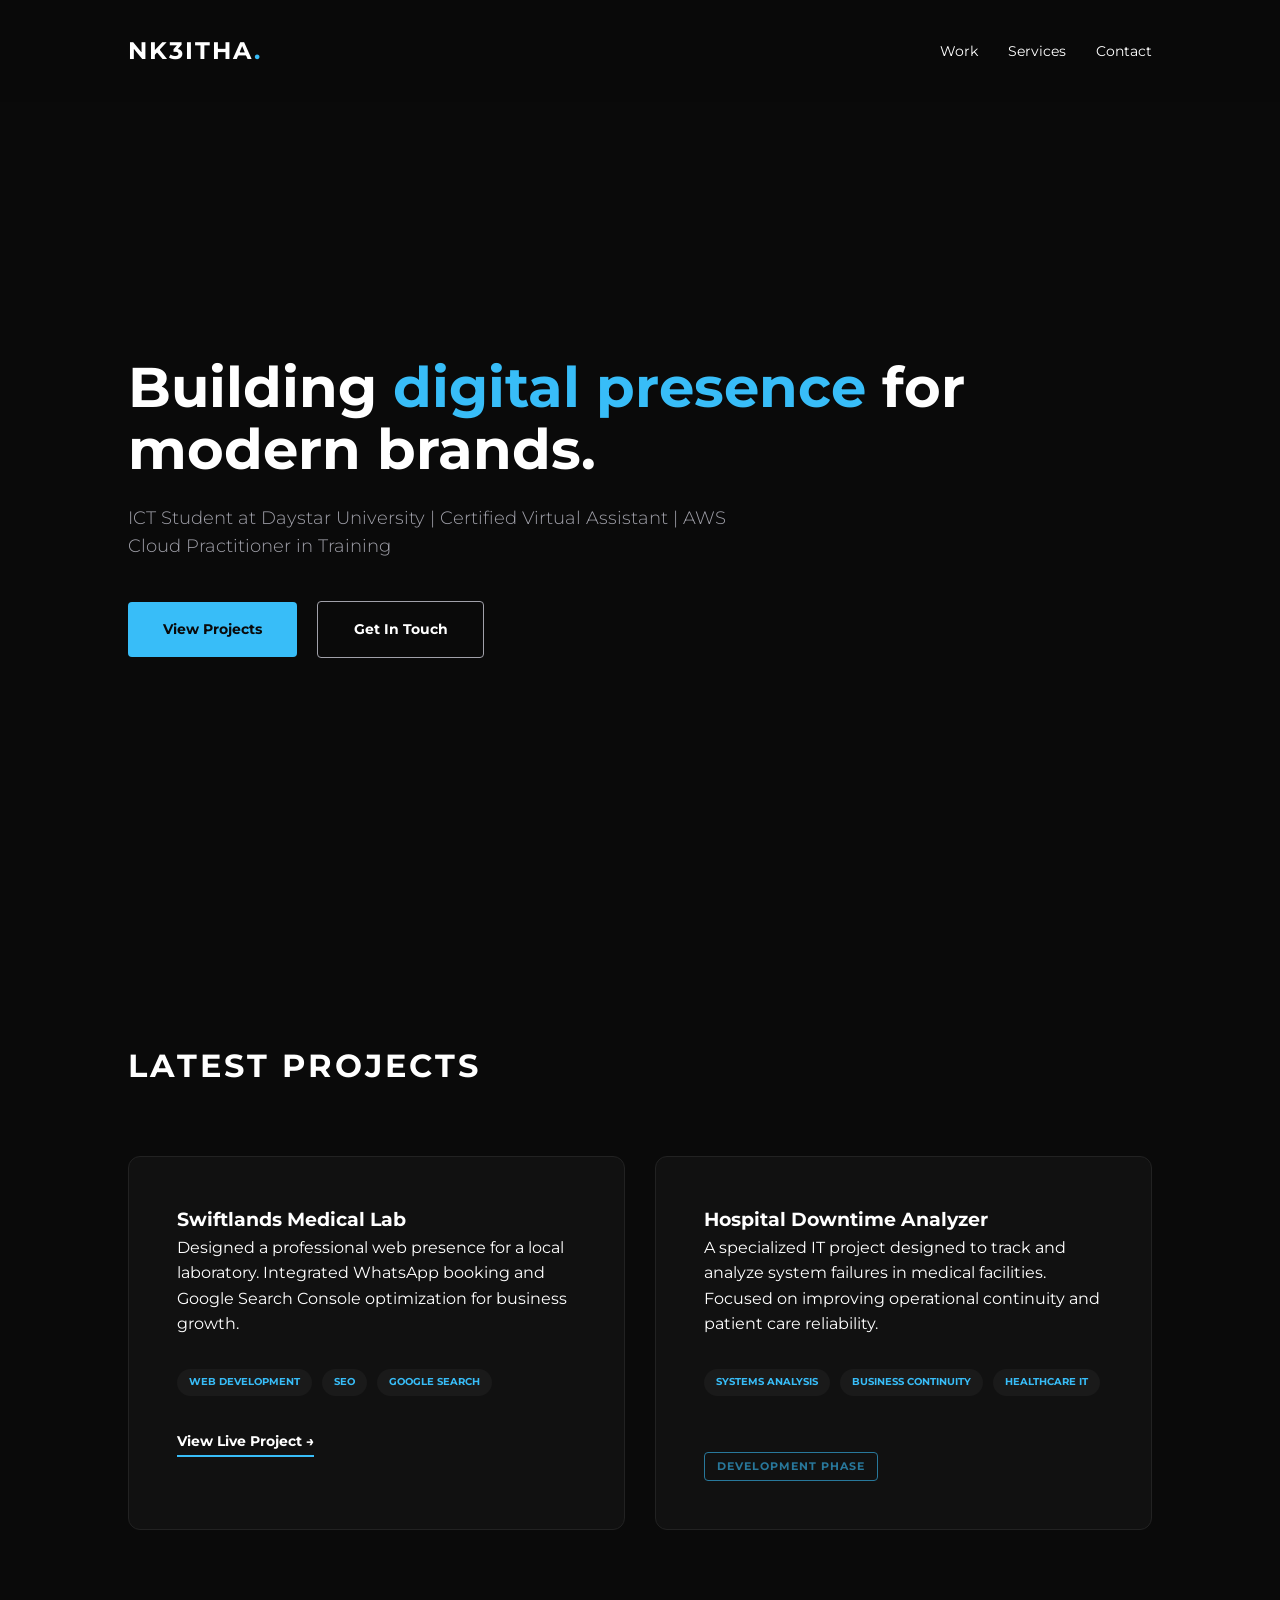
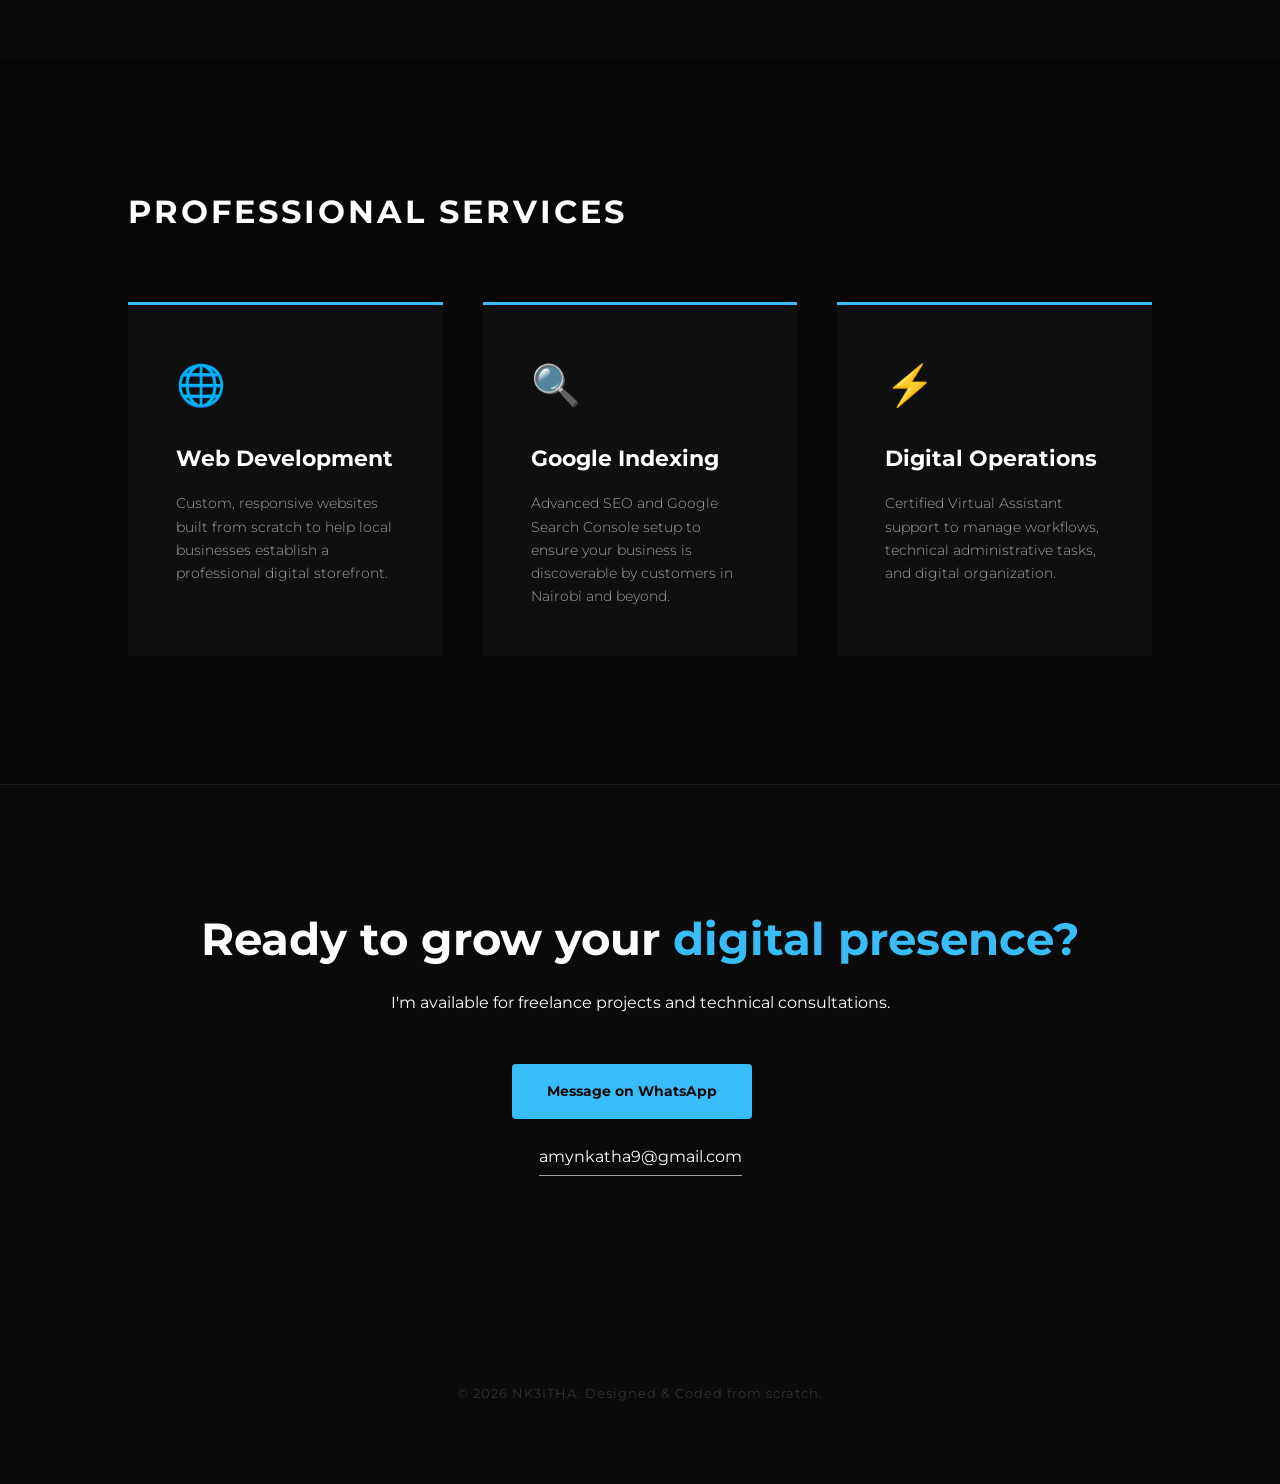
<file: portfolio/index.html>
<!DOCTYPE html>
<html lang="en">
<head>
    <meta charset="UTF-8">
    <meta name="viewport" content="width=device-width, initial-scale=1.0">
    <title>NK3ITHA | Digital Operations & Web Dev</title>
    <link href="https://fonts.googleapis.com/css2?family=Montserrat:wght@300;400;700&display=swap" rel="stylesheet">
    <link rel="stylesheet" href="style.css">
</head>
<body>

    <nav>
        <div class="logo">NK3ITHA<span>.</span></div>
        <ul class="nav-links">
            <li><a href="#work">Work</a></li>
            <li><a href="#services">Services</a></li>
            <li><a href="#contact">Contact</a></li>
        </ul>
    </nav>

    <header class="hero">
        <div class="hero-content">
            <h1>Building <span class="accent">digital presence</span> for modern brands.</h1>
            <p>ICT Student at Daystar University | Certified Virtual Assistant | AWS Cloud Practitioner in Training</p>
            <div class="hero-btns">
                <a href="#work" class="btn-primary">View Projects</a>
                <a href="#contact" class="btn-secondary">Get In Touch</a>
            </div>
        </div>
    </header>

    <section id="work" class="project-section">
        <h2 class="section-title">Latest Projects</h2>
        <div class="project-grid">
            
            <div class="project-card">
                <div class="project-info">
                    <h3>Swiftlands Medical Lab</h3>
                    <p>Designed a professional web presence for a local laboratory. Integrated WhatsApp booking and Google Search Console optimization for business growth.</p>
                    <div class="tags">
                        <span>Web Development</span>
                        <span>SEO</span>
                        <span>Google Search</span>
                    </div>
                    <a href="https://nk3itha3000.github.io/Swiftlands-web/" target="_blank" class="project-link">View Live Project →</a>
                </div>
            </div>

            <div class="project-card">
                <div class="project-info">
                    <h3>Hospital Downtime Analyzer</h3>
                    <p>A specialized IT project designed to track and analyze system failures in medical facilities. Focused on improving operational continuity and patient care reliability.</p>
                    <div class="tags">
                        <span>Systems Analysis</span>
                        <span>Business Continuity</span>
                        <span>Healthcare IT</span>
                    </div>
                    <span class="status-badge">Development Phase</span>
                </div>
            </div>
        </div>
    </section>

    <section id="services" class="services-section">
        <h2 class="section-title">Professional Services</h2>
        <div class="services-grid">
            <div class="service-card">
                <div class="service-icon">🌐</div>
                <h3>Web Development</h3>
                <p>Custom, responsive websites built from scratch to help local businesses establish a professional digital storefront.</p>
            </div>
            <div class="service-card">
                <div class="service-icon">🔍</div>
                <h3>Google Indexing</h3>
                <p>Advanced SEO and Google Search Console setup to ensure your business is discoverable by customers in Nairobi and beyond.</p>
            </div>
            <div class="service-card">
                <div class="service-icon">⚡</div>
                <h3>Digital Operations</h3>
                <p>Certified Virtual Assistant support to manage workflows, technical administrative tasks, and digital organization.</p>
            </div>
        </div>
    </section>

    <section id="contact" class="contact-section">
        <div class="contact-container">
            <h2>Ready to grow your <span class="accent">digital presence?</span></h2>
            <p>I'm available for freelance projects and technical consultations.</p>
            <div class="contact-methods">
                <a href="https://wa.me/254720817600" class="btn-primary">Message on WhatsApp</a>
                <a href="mailto:hello@nk3itha.com" class="email-link">amynkatha9@gmail.com
            </div>
        </div>
    </section>

    <footer>
        <p>&copy; 2026 NK3ITHA. Designed & Coded from scratch.</p>
    </footer>

</body>
</html>
</file>
<file: portfolio/style.css>
/* Core Reset & Global Styles */
* {
    margin: 0;
    padding: 0;
    box-sizing: border-box;
    scroll-behavior: smooth; /* Makes the page glide when clicking links */
}

:root {
    --bg-dark: #0a0a0a;
    --card-bg: #111111;
    --text-light: #ffffff;
    --accent: #38bdf8; /* Electric Blue */
    --gray: #a1a1aa;
}

body {
    font-family: 'Montserrat', sans-serif;
    background-color: var(--bg-dark);
    color: var(--text-light);
    line-height: 1.6;
    overflow-x: hidden;
}

/* Navigation - Sticky at the top */
nav {
    display: flex;
    justify-content: space-between;
    align-items: center;
    padding: 2rem 10%;
    position: sticky;
    top: 0;
    background: rgba(10, 10, 10, 0.95);
    z-index: 1000;
}

.logo { 
    font-size: 1.5rem; 
    font-weight: 700; 
    letter-spacing: 2px; 
}

.logo span { 
    color: var(--accent); 
}

.nav-links { 
    display: flex; 
    list-style: none; 
    gap: 30px; 
}

.nav-links a { 
    text-decoration: none; 
    color: var(--text-light); 
    font-size: 0.85rem; 
    font-weight: 400; 
    transition: 0.3s; 
}

.nav-links a:hover { 
    color: var(--accent); 
}

/* Hero Section */
.hero { 
    height: 90vh; 
    display: flex; 
    align-items: center; 
    padding: 0 10%; 
}

.hero h1 { 
    font-size: 3.5rem; 
    max-width: 850px; 
    line-height: 1.1; 
    margin-bottom: 1.5rem; 
}

.accent { 
    color: var(--accent); 
}

.hero p { 
    font-size: 1.1rem; 
    color: var(--gray); 
    margin-bottom: 2.5rem; 
    max-width: 600px; 
    font-weight: 300; 
}

/* Buttons */
.btn-primary, .btn-secondary {
    padding: 1rem 2.2rem;
    text-decoration: none;
    font-weight: 700;
    border-radius: 4px;
    display: inline-block;
    transition: 0.3s;
    font-size: 0.9rem;
}

.btn-primary { 
    background: var(--accent); 
    color: var(--bg-dark); 
    margin-right: 1rem; 
}

.btn-primary:hover { 
    transform: scale(1.05); 
}

.btn-secondary { 
    border: 1px solid var(--gray); 
    color: var(--text-light); 
}

.btn-secondary:hover { 
    border-color: var(--accent); 
    color: var(--accent); 
}

/* Section Layout */
section { 
    padding: 8rem 10%; 
}

.section-title { 
    font-size: 2rem; 
    margin-bottom: 4rem; 
    text-transform: uppercase; 
    letter-spacing: 3px; 
    font-weight: 700; 
}

/* Project Cards */
.project-grid { 
    display: grid; 
    grid-template-columns: repeat(auto-fit, minmax(320px, 1fr)); 
    gap: 30px; 
}

.project-card { 
    background: var(--card-bg); 
    padding: 3rem; 
    border: 1px solid #222; 
    border-radius: 12px; 
    transition: 0.4s ease; 
}

.project-card:hover { 
    transform: translateY(-12px); 
    border-color: var(--accent); 
}

.tags { 
    display: flex; 
    flex-wrap: wrap; 
    gap: 10px; 
    margin: 2rem 0; 
}

.tags span { 
    font-size: 0.65rem; 
    background: #1a1a1a; 
    padding: 5px 12px; 
    border-radius: 20px; 
    color: var(--accent); 
    font-weight: 700; 
    text-transform: uppercase; 
}

.project-link { 
    color: var(--text-light); 
    text-decoration: none; 
    font-weight: 700; 
    border-bottom: 2px solid var(--accent); 
    padding-bottom: 5px; 
    font-size: 0.9rem; 
}

/* Status Badge for Hospital Downtime Analyzer */
.status-badge {
    display: inline-block;
    margin-top: 1.5rem;
    padding: 5px 12px;
    font-size: 0.7rem;
    font-weight: 700;
    text-transform: uppercase;
    letter-spacing: 1px;
    color: var(--accent);
    border: 1px solid var(--accent);
    border-radius: 4px;
    opacity: 0.6;
}

/* Services Section */
.services-section { 
    background: #070707; 
}

.services-grid { 
    display: grid; 
    grid-template-columns: repeat(auto-fit, minmax(280px, 1fr)); 
    gap: 40px; 
}

.service-card { 
    padding: 3rem; 
    border-top: 3px solid var(--accent); 
    background: #0f0f0f; 
    transition: 0.3s; 
}

.service-card:hover { 
    background: #151515; 
}

.service-icon { 
    font-size: 2.5rem; 
    margin-bottom: 1.5rem; 
}

.service-card h3 { 
    margin-bottom: 1rem; 
    font-size: 1.4rem; 
}

.service-card p { 
    font-size: 0.9rem; 
    color: var(--gray); 
    font-weight: 300; 
}

/* Contact Section */
.contact-section { 
    text-align: center; 
    border-top: 1px solid #1a1a1a; 
}

.contact-container h2 { 
    font-size: 2.8rem; 
    margin-bottom: 1.5rem; 
    line-height: 1.2; 
}

.contact-methods { 
    display: flex; 
    flex-direction: column; 
    align-items: center; 
    gap: 25px; 
    margin-top: 3rem; 
}

.email-link { 
    color: var(--text-light); 
    text-decoration: none; 
    border-bottom: 1px solid var(--gray); 
    padding-bottom: 5px; 
    transition: 0.3s; 
}

.email-link:hover { 
    color: var(--accent); 
    border-color: var(--accent); 
}

/* Footer */
footer { 
    padding: 5rem 10%; 
    text-align: center; 
    color: #333; 
    font-size: 0.8rem; 
    letter-spacing: 1px; 
}

/* Mobile View Adjustments */
@media (max-width: 768px) {
    .hero h1 { font-size: 2.6rem; }
    .nav-links { display: none; } /* Keeps the mobile view clean */
    section { padding: 5rem 8%; }
    .hero { height: auto; padding: 10rem 8% 5rem 8%; }
}
</file>
